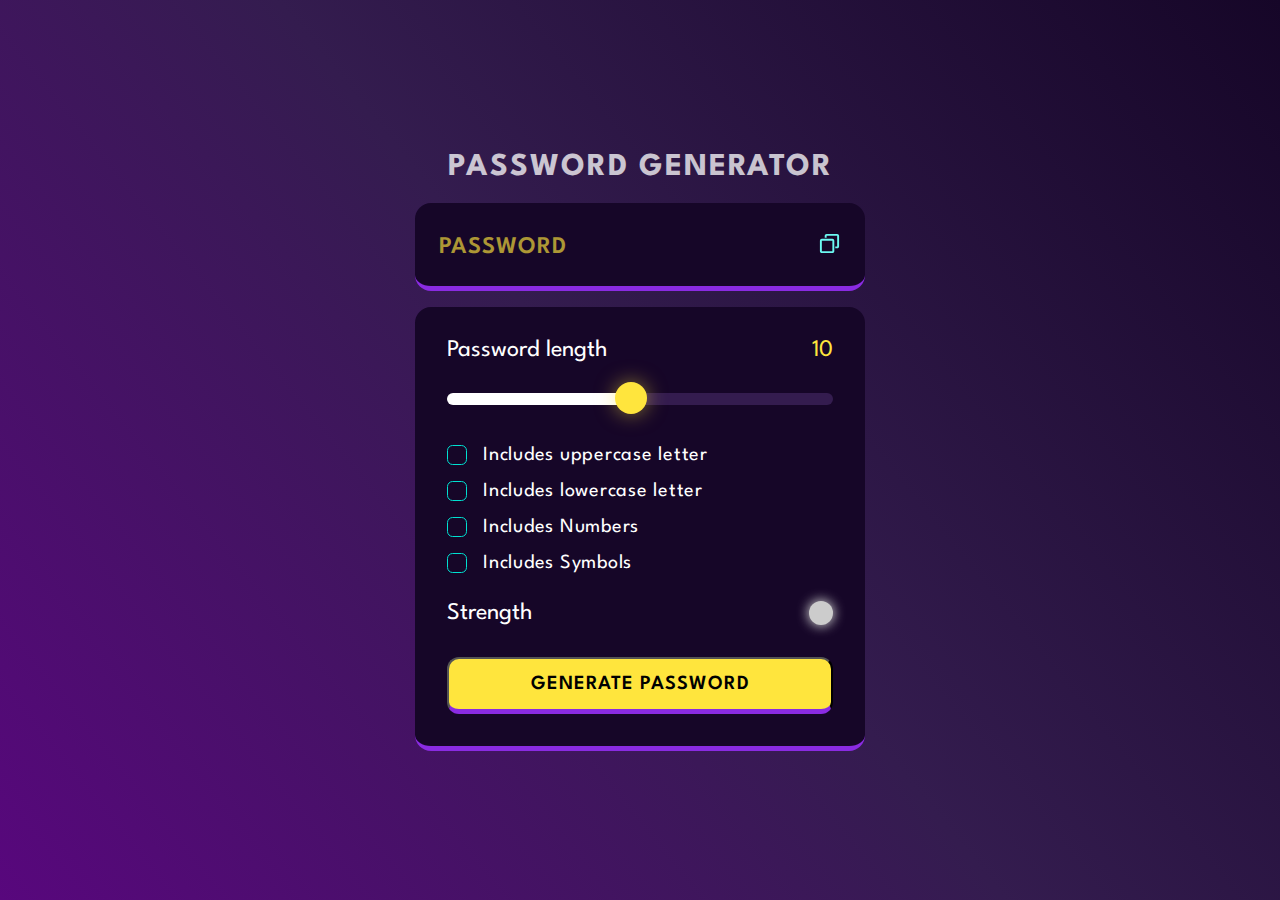
<file: PASSWORD GENERATOR/index.html>
<!DOCTYPE html>
<html lang="en">
  <head>
    <meta charset="UTF-8" />
    <meta name="viewport" content="width=device-width, initial-scale=1.0" />
    <link rel="icon" type="image/x-icon" href="./assets/favicon.ico" />
    <!-- fonts -->
    <link rel="preconnect" href="https://fonts.googleapis.com" />
    <link rel="preconnect" href="https://fonts.gstatic.com" crossorigin />
    <link
      href="https://fonts.googleapis.com/css2?family=League+Spartan:wght@200;300;400;500;600;700;800;900&display=swap"
      rel="stylesheet"
    />
    <title>Password Generator | Tanya Modi</title>
    <link rel="stylesheet" href="style.css" />
  </head>
  <body>
    <!--container-->
    <div class="container">
      <h1>Password Generator</h1>

      <div class="display-container">
        <input
          readonly
          placeholder="Password"
          class="display"
          data-passwordDisplay
        />

        <button class="copyBtn" data-copy>
          <span class="tooltip" data-copyMsg></span>
          <img src="./assets/copy.svg" alt="copy" width="23" height="23" />
        </button>
      </div>

      <!--password length section-->
      <div class="length-container">
        <div class="length">
          <p>Password length</p>
          <p data-lengthNumber>0</p>
        </div>

        <!--slider-->
        <input
          type="range"
          min="1"
          max="20"
          class="slider"
          step="1"
          data-lengthSlider
        />

        <!--checkboxes-->
        <div class="check">
          <input type="checkbox" id="uppercase" />
          <label for="uppercase">Includes uppercase letter</label>
        </div>

        <div class="check">
          <input type="checkbox" id="lowercase" />
          <label for="lowercase">Includes lowercase letter</label>
        </div>

        <div class="check">
          <input type="checkbox" id="numbers" />
          <label for="numbers">Includes Numbers </label>
        </div>

        <div class="check">
          <input type="checkbox" id="symbols" />
          <label for="symbols">Includes Symbols</label>
        </div>

        <!--strength section-->
        <div class="strength-container">
          <p>Strength</p>
          <div class="indicator" data-indicator></div>
        </div>

        <!--generate password-->
        <button class="generateButton">Generate Password</button>
      </div>
    </div>

    <!--linking with js file-->
    <script src="script.js"></script>
  </body>
</html>
</file>
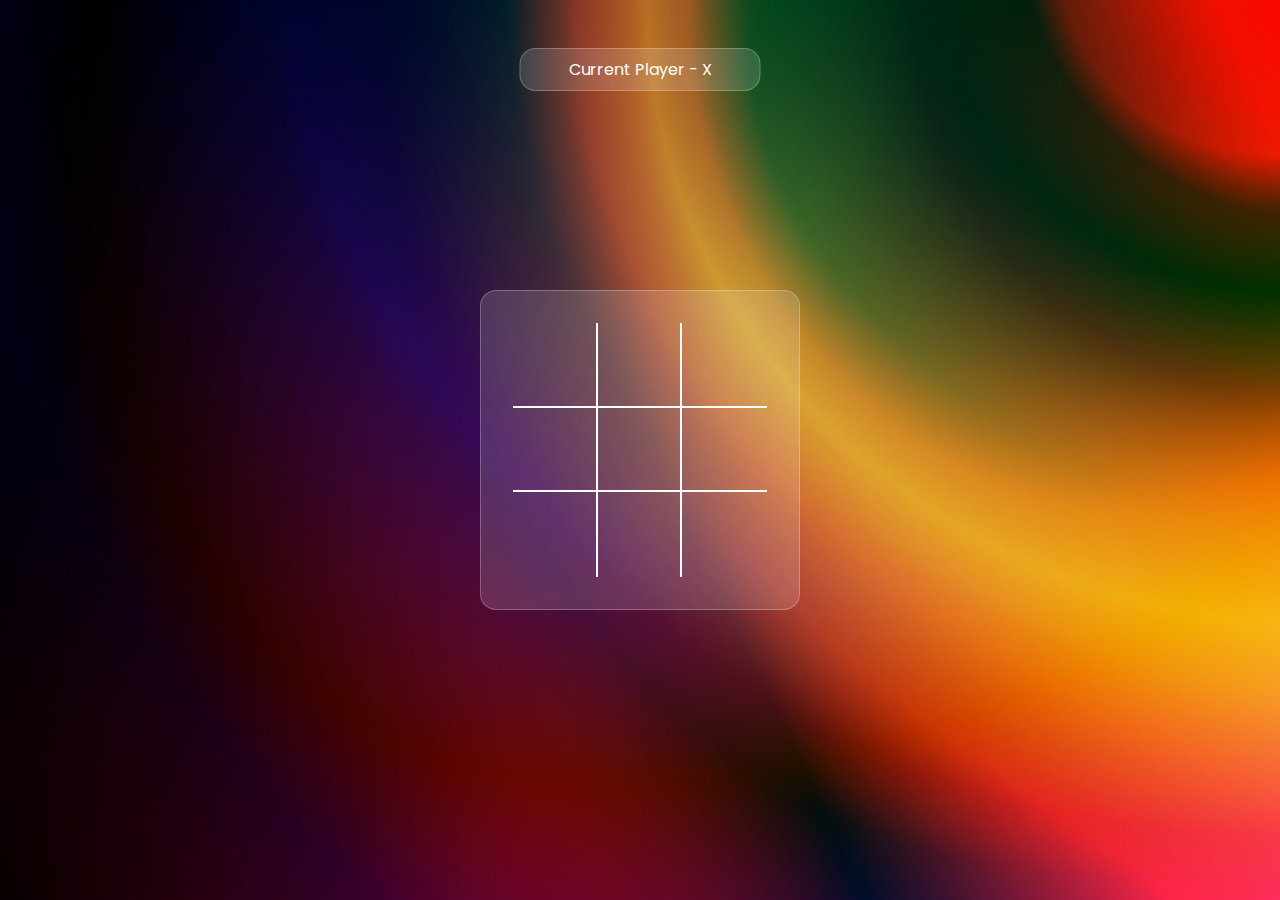
<file: TIC_TAC_TOE/index.html>
<!DOCTYPE html>
<html lang="en">
  <head>
    <meta charset="UTF-8" />
    <meta name="viewport" content="width=device-width, initial-scale=1.0" />
    <title>Tic Tac Toe</title>
    <link rel="preconnect" href="https://fonts.googleapis.com" />
    <link rel="preconnect" href="https://fonts.gstatic.com" crossorigin />
    <link
      rel="stylesheet"
      href="https://fonts.googleapis.com/css2?family=Poppins:wght@200;300;400;500;600;700&display=swap"
    />

    <link rel="stylesheet" href="styles.css" />
  </head>
  <body>
    <div class="wrapper">
      <p class="game-info"></p>

      <div class="tic-tac-toe">
        <div class="box box-1"></div>
        <div class="box box-2"></div>
        <div class="box box-3"></div>
        <div class="box box-4"></div>
        <div class="box box-5"></div>
        <div class="box box-6"></div>
        <div class="box box-7"></div>
        <div class="box box-8"></div>
        <div class="box box-9"></div>
      </div>

      <button class="btn">New Game</button>
    </div>

    <script src="script.js"></script>
  </body>
</html>
</file>
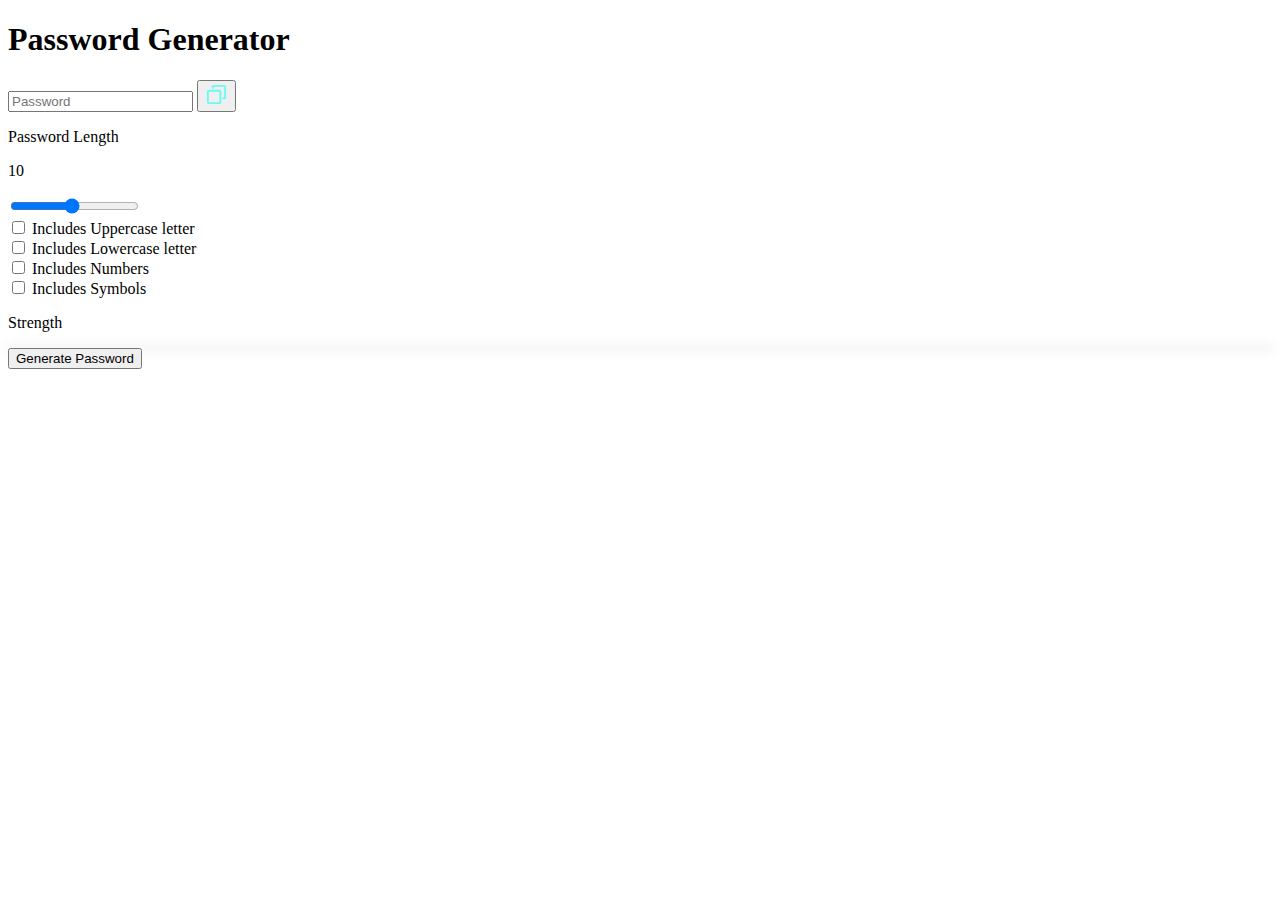
<file: PASSWORD GENERATOR/index2.html>
<!DOCTYPE html>
<html lang="en">
  <head>
    <meta charset="UTF-8" />
    <meta name="viewport" content="width=device-width, initial-scale=1.0" />
    <title>Document</title>
  </head>
  <body>
    <div class="container">
      <h1>Password Generator</h1>
      <div class="display-container">
        <input
          readonly
          placeholder="Password"
          class="display"
          data-passwordDisplay
        />
        <button class="copyBtn" data-copy>
          <span class="tooltip" data-copyMsg></span>
          <img src="./assets/copy.svg" alt="copy" width="23" height="23" />
        </button>
      </div>
      <div class="input-container">
        <!--password length section-->
        <div class="length-container">
          <p>Password Length</p>
          <p data-lengthNumber>0</p>
        </div>

        <!--slider-->
        <input
          type="range"
          min="1"
          max="20"
          class="slider"
          step="1"
          data-lengthSlider
        />

        <!--checkboxes-->
        <div>
          <input type="checkbox" id="uppercase" />
          <label for="uppercase">Includes Uppercase letter</label>
        </div>

        <div>
          <input type="checkbox" id="lowercase" />
          <label for="lowercase">Includes Lowercase letter</label>
        </div>

        <div>
          <input type="checkbox" id="numbers" />
          <label for="numbers">Includes Numbers </label>
        </div>

        <div>
          <input type="checkbox" id="symbols" />
          <label for="symbols">Includes Symbols</label>
        </div>

        <!--strength section-->
        <div class="strength-container">
          <p>Strength</p>
          <div data-indicator></div>
        </div>

        <!--generate password-->
        <button class="generateButton">Generate Password</button>
      </div>
    </div>
    <script src="script.js"></script>
  </body>
</html>
</file>
<file: PASSWORD GENERATOR/style.css>
*,
*::before,
*::after {
    margin: 0;
    padding: 0;
    box-sizing: border-box;
    font-family: 'League Spartan', sans-serif;
}

:root {
    --dk-violet: hsl(268, 75%, 9%);
    --lt-violet: hsl(268, 47%, 21%);
    --lt-violet2: hsl(281, 89%, 26%);
    --vb-violet: hsl(285, 91%, 52%);
    --vb-violet2: hsl(290, 70%, 36%);

    --vb-yellow: hsl(52, 100%, 62%);

    --pl-white: hsl(0, 0%, 100%);

    --vb-cyan: hsl(176, 100%, 44%);
    --vb-cyan2: hsl(177, 92%, 70%);

    --dk-text: hsl(198, 20%, 13%);
}

body{
    width: 100vw;
    height: 100vh;
    display: flex;
    flex-direction: column;
    /*saari cheezein centre mein rkhi hai isleye flex bana diya */
    align-items: center;
    justify-content:center;
    background: linear-gradient(231deg, rgba(22, 6, 40, 1) 0%, rgba(52, 28, 79, 1) 50%, rgba(88, 7, 125, 1)100%);
    /*background: linear-gradient(351deg, rgba(19, 18, 95, 1) 1%, rgba(135, 6, 84, 1) 100%, rgba(238, 130, 238, 1) 100%);
    background: linear-gradient(229deg, rgba(25, 23, 136, 1) 0%, rgba(108, 56, 164, 1) 100%, rgba(238, 130, 238, 1) 100%);
    background: linear-gradient(90deg, rgba(76, 175, 80, 1) 0%, rgba(49, 220, 255, 1) 100%);
    background: linear-gradient(233deg, rgba(31, 17, 206, 1) 0%, rgba(229, 43, 43, 1) 100%);*/
}

.container{
    width: 90%;
    max-width: 450px;
}

h1{
    color: var(--pl-white);
    opacity: 0.75;
    text-transform: uppercase;
    letter-spacing: 2px;
    text-align: center;
    line-height: 1.2;
}

.display-container{
    position: relative;
    background-color: var(--dk-violet);
    border-radius: 1rem;
    border-bottom: 0.35rem solid blueviolet;
    margin: 1rem 0;
    padding-top: 0.35rem;
}


.display{
    width: 100%;
    background-color: transparent;
    padding: 1.5rem 1rem;
     color: var(--vb-yellow);
    font-weight: 600;
    font-size: 1.5rem;
    line-height: 30px;
    letter-spacing: 1px;
    padding-right: 3.25rem;
    border: none;
}

.display::placeholder{
    position: absolute;
    top: 50%;
    left: 1.5rem;
    font-size: 1.5rem;
    line-height: 30px;
    color: var(--vb-yellow);
    opacity: 0.65;
    text-transform: uppercase;
    transform: translateY(-50%);
}

.display-container button{
    /*absolute kiya kyunki overlap krwana tha*/
    position: absolute;
    top: 50%;
    right: 1.5rem;
    transform: translateY(-50%);
}

.length-container{
    width: 100%;
    background-color: var(--dk-violet);
    border-radius: 1rem;
    padding: 2rem;
    border-bottom: 0.35rem solid blueviolet;
}

.length {
    display: flex;
    justify-content: space-between;
    align-items: center;
}

.length p:nth-child(1){
    color: var(--pl-white);
    font-size: 1.5rem;
}

.length p:nth-child(2) {
    color: var(--vb-yellow);
    font-size: 1.5rem;
}

.strength-container{
    display: flex;
    justify-content: space-between;
    align-items: center;
    margin-top: 1.75rem;
    margin-bottom: 2rem;
}

.strength-container p{
    color: var(--pl-white);
    font-size: 1.5rem;
}

.indicator{
    width: 1.5rem;
    height: 1.5rem;
    border-radius: 50%;
}

.generateButton{
    width: 100%;
    padding: 1rem 0;
    background-color: var(--vb-yellow);
    text-align: center;
    border-radius: 0.75rem;
    border-bottom: 0.35rem solid blueviolet;
    text-transform: uppercase;
    letter-spacing: 1px;
    color: var(--vb-yelllow);
    font-weight: 600;
    font-size: 1.25rem;
}

.check{
    display: flex;
    align-items: center;
    margin: 1rem 0;
    gap: 0 1rem;
}

.check input{
    appearance: none;
    width: 20px;
    height: 20px;
    border: 1px solid var(--vb-cyan);
    cursor: pointer;
    position: relative;
    border-radius: 0.35rem;
}

.check input:checked{
    background-color: var(--vb-cyan);
}

.check input:checked::before{
    content: '✔';
    position: absolute;
    color: var(--dk-text);
    font-size: 1.05rem;
    font-weight: 600;
    left: 500;
    top: -3.5px;
    transform:translateX(20%) translateY(-5%);
}

.check label{
    color: var(--pl-white);
    font-size: 1.25rem;
    letter-spacing: 0.75px;
}

.copyBtn{
    background-color: transparent;
    border: none;
}

.tooltip{
    position: absolute;
    background-color: var(--vb-violet2);
    color: var(--vb-yelllow);
    font-size: 1.25rem;
    top: -35px;
    left: -25px;
    padding: 5px 10px;
    border-radius: 1rem;
    opacity: 0;
    transform: scale(0);
    transform-origin: bottom;
    transition: all 250ms ease-in-out;
}

.tooltip.active{
    opacity: 1;
    transform: scale(1);
}

.slider{
    appearance: none;
    width: 100%;
    height: 0.75rem;
    cursor: pointer;
    background-color: var(--lt-violet);
    border-radius: 1rem;
    margin-top: 2rem;
    margin-bottom: 1.5rem;
    background-image: linear-gradient(white,white);
    background-repeat: no-repeat;
    border: none;
    outline: none;
    z-index: -1;
}

.slider::-webkit-slider-thumb{
    position: relative;
    z-index: 1;
    appearance: none;
    height: 2rem;
    width: 2rem;
    border-radius: 50%;
    background-color: var(--vb-yellow);
    cursor: pointer;
    margin-top: -3px;
    box-shadow: 0px 0px 20px 0px rgba(255, 229, 61, 0.50);
    transition: all 100ms ease-in;
}

.slider:focus{
    outline: 3px solid var(--vb-yellow);
}

.slider::-webkit-slider-thumb:hover{
    outline: 2px solid var(--vb-yellow);
    background-color: var(--dk-violet);
    box-shadow: 0px 0px 25px 5px rgba(255,229,61,0.80);
}

/* FireFox */
/* .slider::-moz-range-thumb{
    position: relative;
    z-index: 1;
    appearance: none;
    height: 2rem;
    width: 2rem;
    border-radius: 50%;
    background: var(--vb-yellow);
    box-shadow: 0px 0px 20px 0px rgba(255,229,61,0.50);
    cursor: pointer;
}

.slider.slider::-moz-range-thumb:hover{
    outline: 2px solid var(--vb-yellow);
    background-color: var(--dk-violet);
    box-shadow: 0px 0px 25px 5px rgba(255, 229, 61, 0.80);
} */
</file>
<file: TIC_TAC_TOE/styles.css>
*,*::before,*::after {
    box-sizing: border-box;
    margin: 0;
    padding: 0;
    font-family: 'Poppins', 'sans-serif';
}

.wrapper{
    width: 100vw;
    height: 100vh;
    background-image: url(./assets/gradient-bg.jpg);
    background-size: cover;
    background-position: center;
    display: grid;
    place-items: center;
}

.game-info{
    color: white;
    position: absolute;
    top: 3rem;
    left: 50%;
    transform:translateX(-50%);
    background-color: rgba(255, 255, 255, 0.15);
    border-radius: 1rem;
    border: 1px solid rgba(255, 255, 255, 0.25);
    padding: 0.5rem 3rem;
    /* text-align: center; */
}

.tic-tac-toe{
    width:90%;
    max-width: 20rem;
    background-color: rgba(255, 255, 255, 0.15);
    border-radius: 1rem;
    border: 1px solid rgba(255, 255, 255, 0.25);
    padding: 2rem;
    display: grid;
    grid-template-columns: repeat(3, 1fr);
    aspect-ratio: 1/1;
}

.box{
    position: relative;
    width: 100%;
    aspect-ratio: 1/1;
    cursor: pointer;
    font-size:3rem;
    color: white;
    display: flex;
    justify-content: center;
    align-items: center;
}

.box-1, .box-2, .box-4, .box-5{
    border-right: 2px solid white;
    border-bottom: 2px solid white;
}

.box-3, .box-6{
    border-bottom: 2px solid white;
}

.box-7, .box-8{
    border-right: 2px solid white; 
}

.btn{
    color: white;
    position: absolute;
    bottom: 3rem;
    left: 50%;
    transform: translateX(-50%);
    background-color: rgba(255, 255, 255, 0.15);
    border-radius: 1rem;
    border: rgba(255, 255, 255, 0.25);
    padding: 0.5rem 2rem;
    cursor: pointer;
    /*to set the button invisible*/
    display: none;
}

.active{
    /*button is visible now*/
    display: flex;
}

.win{
    background-color: rgba(0, 255, 0, 0.3);
}
</file>
